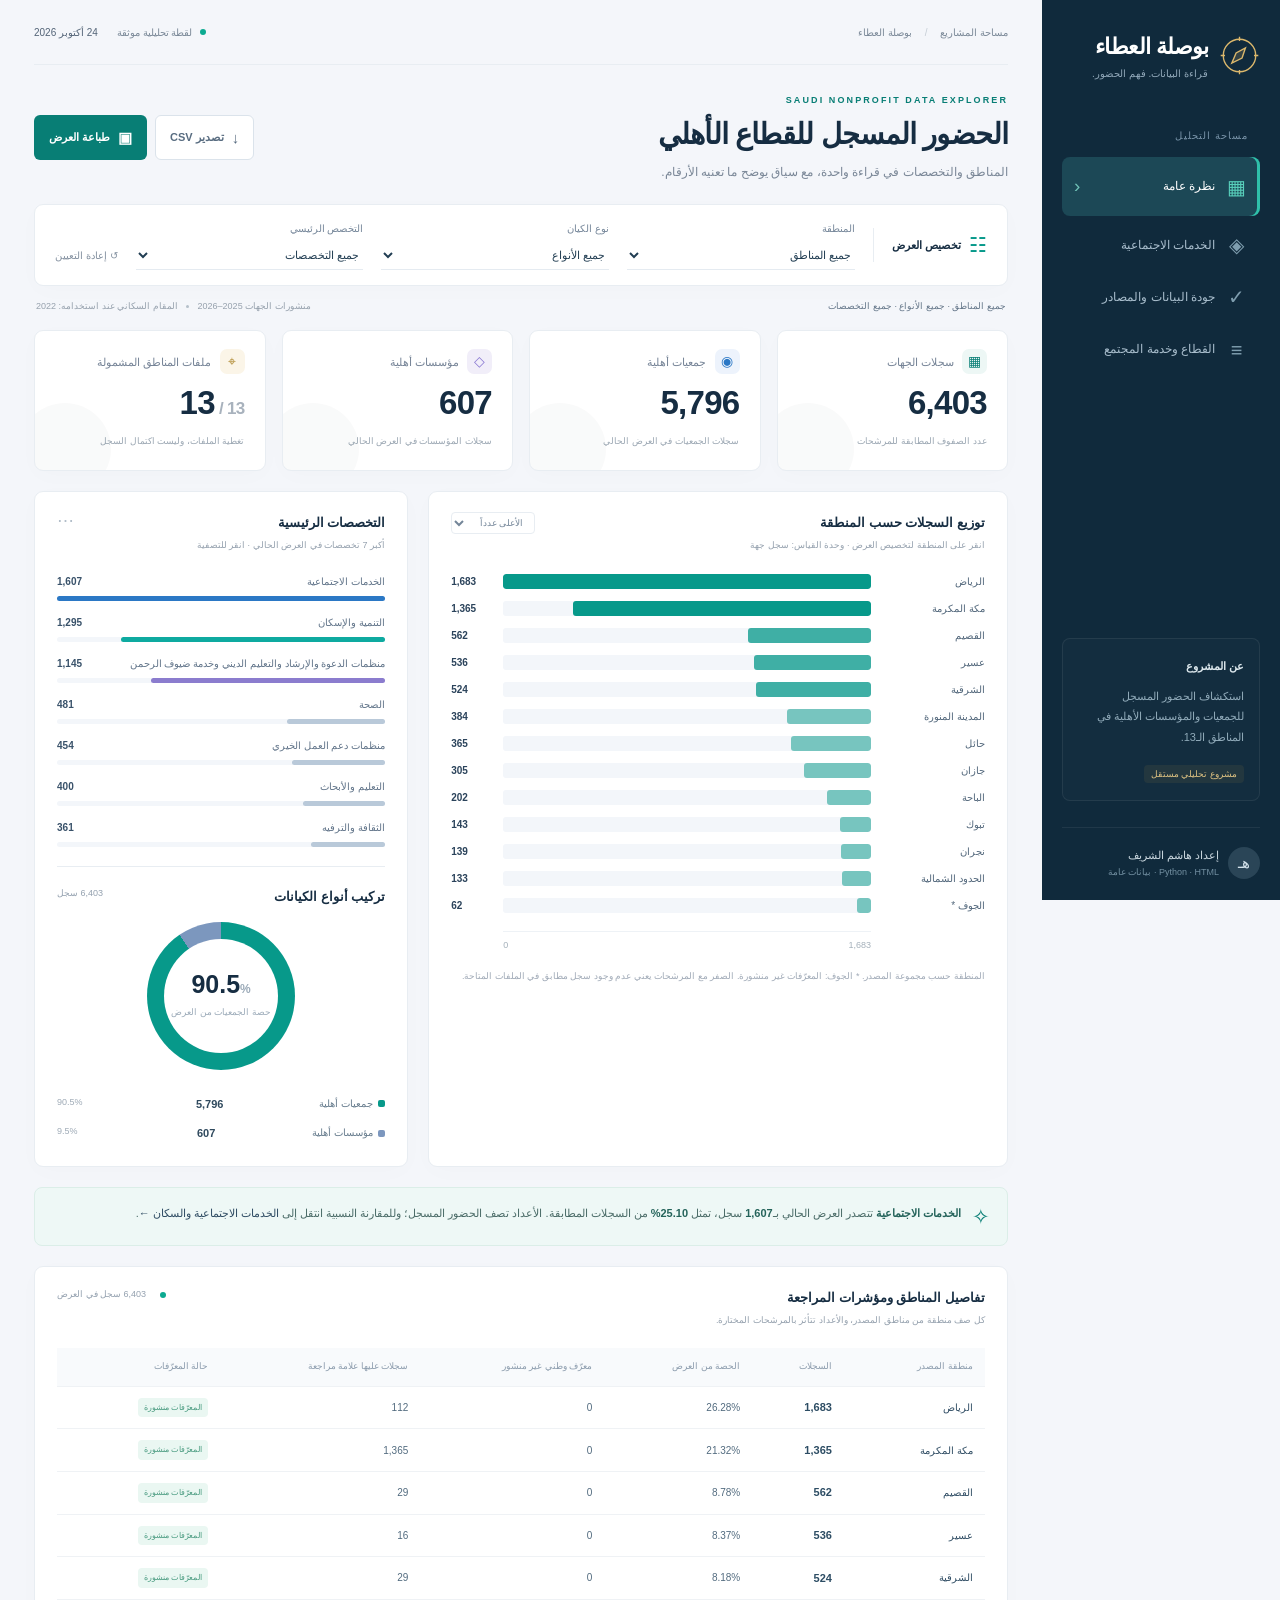
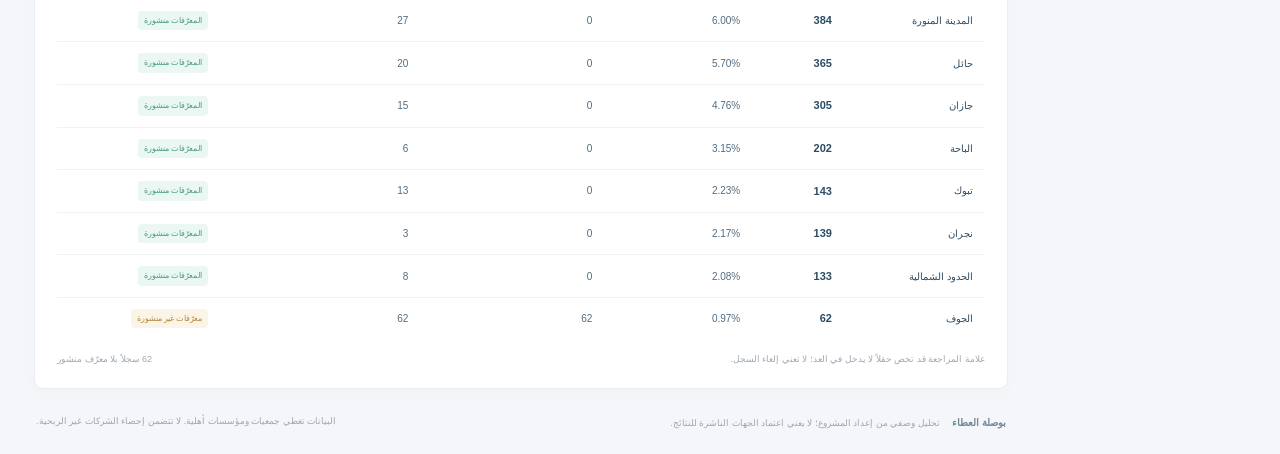
<file: docs/index.html>
<!doctype html>
<html lang="ar" dir="rtl">
<head>
  <meta charset="utf-8"><meta name="viewport" content="width=device-width,initial-scale=1">
  <meta name="description" content="بوصلة العطاء: لوحة عربية لاستكشاف سجلات الجمعيات والمؤسسات الأهلية ومقارنتها بسكان 2022 مع مصادر واضحة.">
  <title>بوصلة العطاء | لوحة التحليل</title>
  <link rel="stylesheet" href="assets/dashboard.css?v=e5e339a5d546">
</head>
<body>
<aside class="sidebar">
  <a class="brand" href="#overview" aria-label="بوصلة العطاء، النظرة العامة"><span class="brand-mark"><svg viewBox="0 0 48 48" aria-hidden="true"><circle cx="24" cy="24" r="19"/><path d="M31 15 27 27 15 33 20 21Z"/><path d="M24 2v5M24 41v5M2 24h5M41 24h5"/></svg></span><span><strong>بوصلة العطاء</strong><small>قراءة البيانات. فهم الحضور.</small></span></a>
  <div class="nav-label">مساحة التحليل</div>
  <nav aria-label="أقسام اللوحة">
    <button data-view="overview" class="nav-item active"><span class="nav-icon">▦</span> نظرة عامة <span class="nav-arrow">‹</span></button>
    <button data-view="focus" class="nav-item"><span class="nav-icon">◈</span> الخدمات الاجتماعية</button>
    <button data-view="quality" class="nav-item"><span class="nav-icon">✓</span> جودة البيانات والمصادر</button>
    <button data-view="article" class="nav-item"><span class="nav-icon">≡</span> القطاع وخدمة المجتمع</button>
  </nav>
  <div class="sidebar-note"><span class="mini-label">عن المشروع</span><p>استكشاف الحضور المسجل للجمعيات والمؤسسات الأهلية في المناطق الـ13.</p><span class="sidebar-tag">مشروع تحليلي مستقل</span></div>
  <div class="sidebar-footer"><span class="avatar">هـ</span><span>إعداد هاشم الشريف<small>Python · HTML · بيانات عامة</small></span></div>
</aside>
<main class="main">
  <header class="topbar"><span class="breadcrumb">مساحة المشاريع <span>/</span> بوصلة العطاء</span><span class="version"><span class="status-dot"></span> لقطة تحليلية موثقة <b>24 أكتوبر 2026</b></span></header>
  <section class="page-heading"><div><div class="eyebrow">SAUDI NONPROFIT DATA EXPLORER</div><h1 id="page-title">الحضور المسجل للقطاع الأهلي</h1><p id="page-description">المناطق والتخصصات في قراءة واحدة، مع سياق يوضح ما تعنيه الأرقام.</p></div><div class="actions"><button id="export-button" class="button secondary"><span>↓</span> تصدير CSV</button><button id="print-button" class="button primary"><span>▣</span> طباعة العرض</button></div></section>
  <section id="filters" class="filter-panel" aria-label="مرشحات التحليل"><div class="filter-heading"><span class="filter-symbol">☷</span><strong>تخصيص العرض</strong></div><label>المنطقة<select id="region-filter" aria-label="المنطقة"><option value="all">جميع المناطق</option></select></label><label>نوع الكيان<select id="type-filter" aria-label="نوع الكيان"><option value="all">جميع الأنواع</option></select></label><label>التخصص الرئيسي<select id="group-filter" aria-label="التخصص الرئيسي"><option value="all">جميع التخصصات</option></select></label><button id="reset-button" class="reset">↺ إعادة التعيين</button></section>
  <div class="scope-line"><div id="active-scope">جميع المناطق · جميع الأنواع · جميع التخصصات</div><span>منشورات الجهات 2025–2026 <i></i> المقام السكاني عند استخدامه: 2022</span></div>
  <div id="live-status" class="sr-only" aria-live="polite"></div>
  <section id="overview-view" class="view" aria-label="النظرة العامة"></section>
  <section id="focus-view" class="view" aria-label="مقارنة الخدمات الاجتماعية" hidden></section>
  <section id="quality-view" class="view" aria-label="جودة البيانات" hidden></section>
  <section id="article-view" class="view" aria-label="المقال" hidden></section>
  <footer class="footer"><div><strong>بوصلة العطاء</strong> <span>تحليل وصفي من إعداد المشروع؛ لا يعني اعتماد الجهات الناشرة للنتائج.</span></div><div>البيانات تغطي جمعيات ومؤسسات أهلية. لا تتضمن إحصاء الشركات غير الربحية.</div></footer>
</main>
<script src="assets/data.js?v=3f1158dc643f"></script><script src="assets/dashboard.js?v=763eb353e147"></script>
</body></html>
</file>
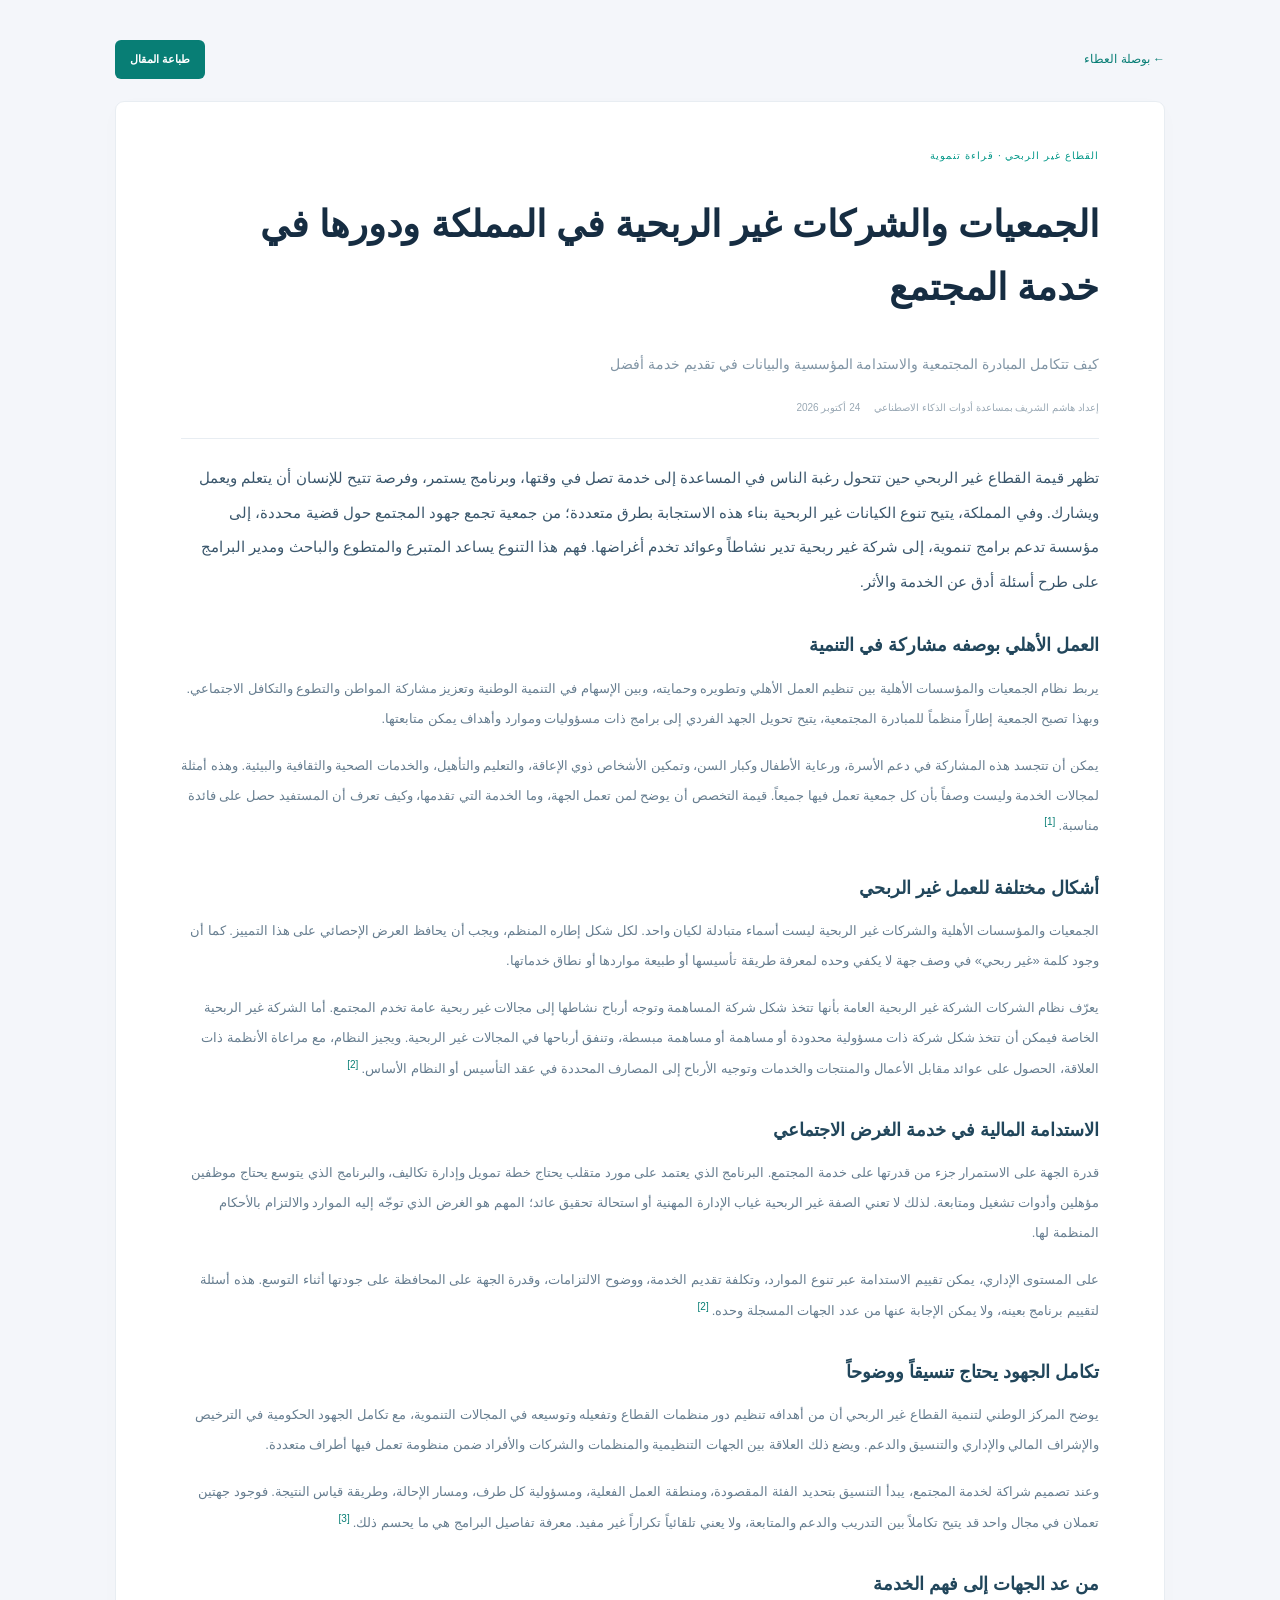
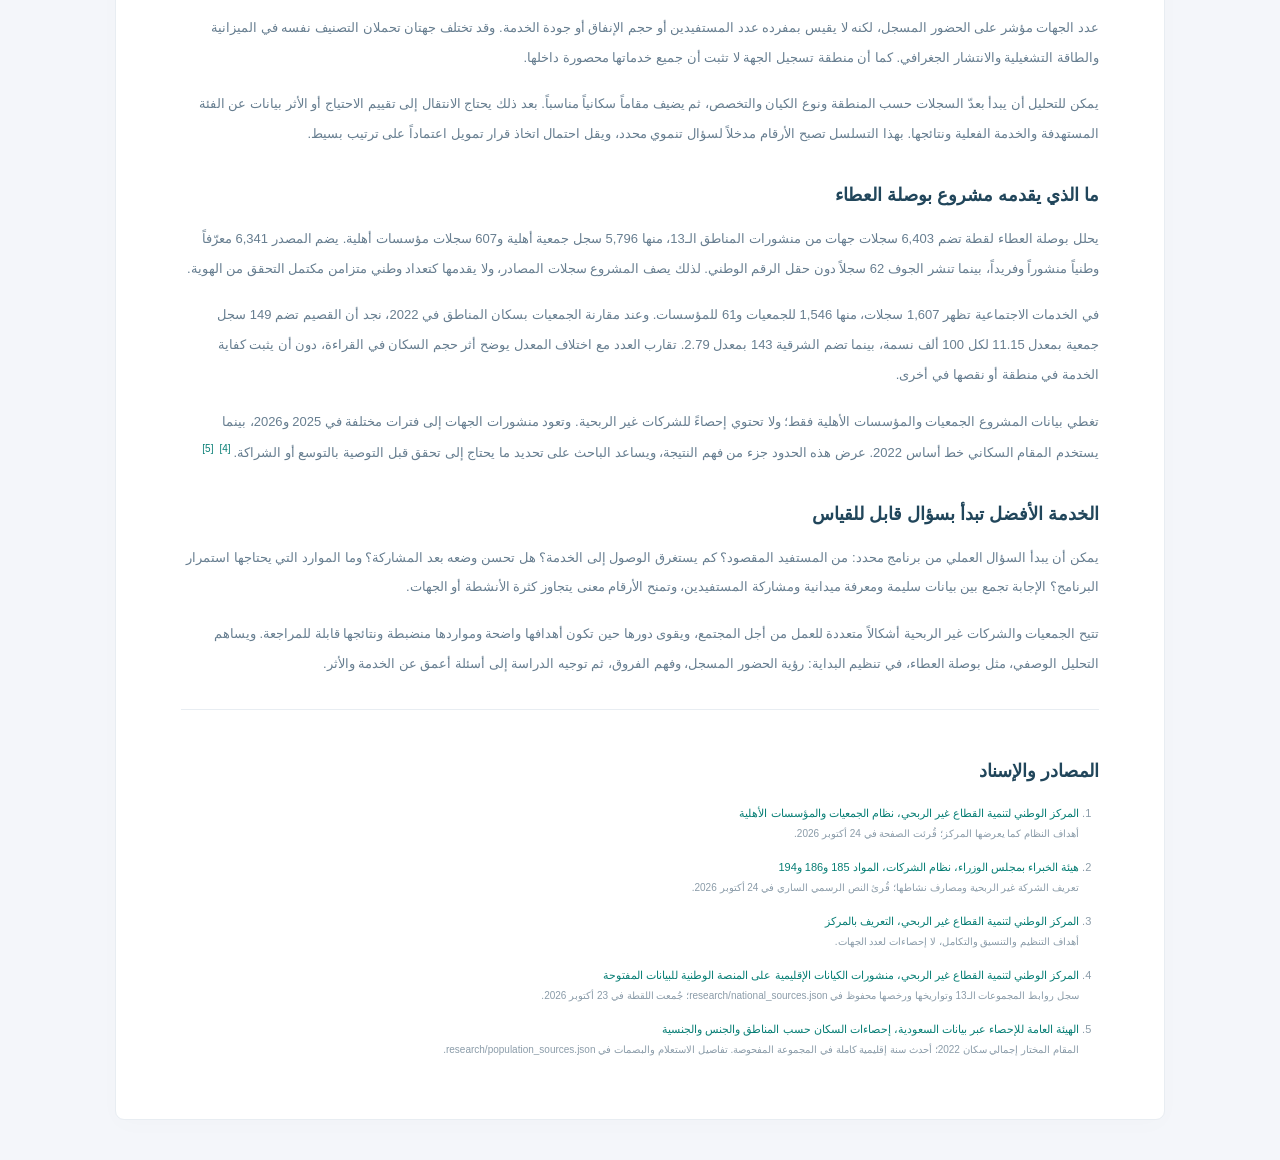
<file: docs/article.html>
<!doctype html><html lang="ar" dir="rtl"><head><meta charset="utf-8"><meta name="viewport" content="width=device-width,initial-scale=1"><title>الجمعيات والشركات غير الربحية في المملكة ودورها في خدمة المجتمع</title><link rel="stylesheet" href="assets/dashboard.css?v=e5e339a5d546"></head><body><main class="standalone-article"><div class="article-nav"><a href="index.html#article">← بوصلة العطاء</a><button class="button primary" onclick="window.print()">طباعة المقال</button></div><article class="panel article-card"><div class="article-category">القطاع غير الربحي · قراءة تنموية</div><h1 class="article-title">الجمعيات والشركات غير الربحية في المملكة ودورها في خدمة المجتمع</h1>
<div class="article-deck">كيف تتكامل المبادرة المجتمعية والاستدامة المؤسسية والبيانات في تقديم خدمة أفضل</div><div class="article-meta"><span>إعداد هاشم الشريف بمساعدة أدوات الذكاء الاصطناعي</span><span>24 أكتوبر 2026</span></div>
<p class="article-intro">تظهر قيمة القطاع غير الربحي حين تتحول رغبة الناس في المساعدة إلى خدمة تصل في وقتها، وبرنامج يستمر، وفرصة تتيح للإنسان أن يتعلم ويعمل ويشارك. وفي المملكة، يتيح تنوع الكيانات غير الربحية بناء هذه الاستجابة بطرق متعددة؛ من جمعية تجمع جهود المجتمع حول قضية محددة، إلى مؤسسة تدعم برامج تنموية، إلى شركة غير ربحية تدير نشاطاً وعوائد تخدم أغراضها. فهم هذا التنوع يساعد المتبرع والمتطوع والباحث ومدير البرامج على طرح أسئلة أدق عن الخدمة والأثر.</p>
<section id="section-0"><h3>العمل الأهلي بوصفه مشاركة في التنمية</h3>
<p>يربط نظام الجمعيات والمؤسسات الأهلية بين تنظيم العمل الأهلي وتطويره وحمايته، وبين الإسهام في التنمية الوطنية وتعزيز مشاركة المواطن والتطوع والتكافل الاجتماعي. وبهذا تصبح الجمعية إطاراً منظماً للمبادرة المجتمعية، يتيح تحويل الجهد الفردي إلى برامج ذات مسؤوليات وموارد وأهداف يمكن متابعتها.</p>
<p>يمكن أن تتجسد هذه المشاركة في دعم الأسرة، ورعاية الأطفال وكبار السن، وتمكين الأشخاص ذوي الإعاقة، والتعليم والتأهيل، والخدمات الصحية والثقافية والبيئية. وهذه أمثلة لمجالات الخدمة وليست وصفاً بأن كل جمعية تعمل فيها جميعاً. قيمة التخصص أن يوضح لمن تعمل الجهة، وما الخدمة التي تقدمها، وكيف تعرف أن المستفيد حصل على فائدة مناسبة.<a class="article-ref" href="#source-1">[1]</a></p>
</section>
<section id="section-1"><h3>أشكال مختلفة للعمل غير الربحي</h3>
<p>الجمعيات والمؤسسات الأهلية والشركات غير الربحية ليست أسماء متبادلة لكيان واحد. لكل شكل إطاره المنظم، ويجب أن يحافظ العرض الإحصائي على هذا التمييز. كما أن وجود كلمة «غير ربحي» في وصف جهة لا يكفي وحده لمعرفة طريقة تأسيسها أو طبيعة مواردها أو نطاق خدماتها.</p>
<p>يعرّف نظام الشركات الشركة غير الربحية العامة بأنها تتخذ شكل شركة المساهمة وتوجه أرباح نشاطها إلى مجالات غير ربحية عامة تخدم المجتمع. أما الشركة غير الربحية الخاصة فيمكن أن تتخذ شكل شركة ذات مسؤولية محدودة أو مساهمة أو مساهمة مبسطة، وتنفق أرباحها في المجالات غير الربحية. ويجيز النظام، مع مراعاة الأنظمة ذات العلاقة، الحصول على عوائد مقابل الأعمال والمنتجات والخدمات وتوجيه الأرباح إلى المصارف المحددة في عقد التأسيس أو النظام الأساس.<a class="article-ref" href="#source-2">[2]</a></p>
</section>
<section id="section-2"><h3>الاستدامة المالية في خدمة الغرض الاجتماعي</h3>
<p>قدرة الجهة على الاستمرار جزء من قدرتها على خدمة المجتمع. البرنامج الذي يعتمد على مورد متقلب يحتاج خطة تمويل وإدارة تكاليف، والبرنامج الذي يتوسع يحتاج موظفين مؤهلين وأدوات تشغيل ومتابعة. لذلك لا تعني الصفة غير الربحية غياب الإدارة المهنية أو استحالة تحقيق عائد؛ المهم هو الغرض الذي توجّه إليه الموارد والالتزام بالأحكام المنظمة لها.</p>
<p>على المستوى الإداري، يمكن تقييم الاستدامة عبر تنوع الموارد، وتكلفة تقديم الخدمة، ووضوح الالتزامات، وقدرة الجهة على المحافظة على جودتها أثناء التوسع. هذه أسئلة لتقييم برنامج بعينه، ولا يمكن الإجابة عنها من عدد الجهات المسجلة وحده.<a class="article-ref" href="#source-2">[2]</a></p>
</section>
<section id="section-3"><h3>تكامل الجهود يحتاج تنسيقاً ووضوحاً</h3>
<p>يوضح المركز الوطني لتنمية القطاع غير الربحي أن من أهدافه تنظيم دور منظمات القطاع وتفعيله وتوسيعه في المجالات التنموية، مع تكامل الجهود الحكومية في الترخيص والإشراف المالي والإداري والتنسيق والدعم. ويضع ذلك العلاقة بين الجهات التنظيمية والمنظمات والشركات والأفراد ضمن منظومة تعمل فيها أطراف متعددة.</p>
<p>وعند تصميم شراكة لخدمة المجتمع، يبدأ التنسيق بتحديد الفئة المقصودة، ومنطقة العمل الفعلية، ومسؤولية كل طرف، ومسار الإحالة، وطريقة قياس النتيجة. فوجود جهتين تعملان في مجال واحد قد يتيح تكاملاً بين التدريب والدعم والمتابعة، ولا يعني تلقائياً تكراراً غير مفيد. معرفة تفاصيل البرامج هي ما يحسم ذلك.<a class="article-ref" href="#source-3">[3]</a></p>
</section>
<section id="section-4"><h3>من عد الجهات إلى فهم الخدمة</h3>
<p>عدد الجهات مؤشر على الحضور المسجل، لكنه لا يقيس بمفرده عدد المستفيدين أو حجم الإنفاق أو جودة الخدمة. وقد تختلف جهتان تحملان التصنيف نفسه في الميزانية والطاقة التشغيلية والانتشار الجغرافي. كما أن منطقة تسجيل الجهة لا تثبت أن جميع خدماتها محصورة داخلها.</p>
<p>يمكن للتحليل أن يبدأ بعدّ السجلات حسب المنطقة ونوع الكيان والتخصص، ثم يضيف مقاماً سكانياً مناسباً. بعد ذلك يحتاج الانتقال إلى تقييم الاحتياج أو الأثر بيانات عن الفئة المستهدفة والخدمة الفعلية ونتائجها. بهذا التسلسل تصبح الأرقام مدخلاً لسؤال تنموي محدد، ويقل احتمال اتخاذ قرار تمويل اعتماداً على ترتيب بسيط.</p>
</section>
<section id="section-5"><h3>ما الذي يقدمه مشروع بوصلة العطاء</h3>
<p>يحلل بوصلة العطاء لقطة تضم 6,403 سجلات جهات من منشورات المناطق الـ13، منها 5,796 سجل جمعية أهلية و607 سجلات مؤسسات أهلية. يضم المصدر 6,341 معرّفاً وطنياً منشوراً وفريداً، بينما تنشر الجوف 62 سجلاً دون حقل الرقم الوطني. لذلك يصف المشروع سجلات المصادر، ولا يقدمها كتعداد وطني متزامن مكتمل التحقق من الهوية.</p>
<p>في الخدمات الاجتماعية تظهر 1,607 سجلات، منها 1,546 للجمعيات و61 للمؤسسات. وعند مقارنة الجمعيات بسكان المناطق في 2022، نجد أن القصيم تضم 149 سجل جمعية بمعدل 11.15 لكل 100 ألف نسمة، بينما تضم الشرقية 143 بمعدل 2.79. تقارب العدد مع اختلاف المعدل يوضح أثر حجم السكان في القراءة، دون أن يثبت كفاية الخدمة في منطقة أو نقصها في أخرى.</p>
<p>تغطي بيانات المشروع الجمعيات والمؤسسات الأهلية فقط؛ ولا تحتوي إحصاءً للشركات غير الربحية. وتعود منشورات الجهات إلى فترات مختلفة في 2025 و2026، بينما يستخدم المقام السكاني خط أساس 2022. عرض هذه الحدود جزء من فهم النتيجة، ويساعد الباحث على تحديد ما يحتاج إلى تحقق قبل التوصية بالتوسع أو الشراكة.<a class="article-ref" href="#source-4">[4]</a><a class="article-ref" href="#source-5">[5]</a></p>
</section>
<section id="section-6"><h3>الخدمة الأفضل تبدأ بسؤال قابل للقياس</h3>
<p>يمكن أن يبدأ السؤال العملي من برنامج محدد: من المستفيد المقصود؟ كم يستغرق الوصول إلى الخدمة؟ هل تحسن وضعه بعد المشاركة؟ وما الموارد التي يحتاجها استمرار البرنامج؟ الإجابة تجمع بين بيانات سليمة ومعرفة ميدانية ومشاركة المستفيدين، وتمنح الأرقام معنى يتجاوز كثرة الأنشطة أو الجهات.</p>
<p>تتيح الجمعيات والشركات غير الربحية أشكالاً متعددة للعمل من أجل المجتمع، ويقوى دورها حين تكون أهدافها واضحة ومواردها منضبطة ونتائجها قابلة للمراجعة. ويساهم التحليل الوصفي، مثل بوصلة العطاء، في تنظيم البداية: رؤية الحضور المسجل، وفهم الفروق، ثم توجيه الدراسة إلى أسئلة أعمق عن الخدمة والأثر.</p>
</section>
<div class="article-sources"><h3>المصادر والإسناد</h3><ol>
<li id="source-1"><a href="https://ncnp.gov.sa/ar/organization-functions/نظام-الجمعيات-والمؤسسات-الأهلية" target="_blank" rel="noopener">المركز الوطني لتنمية القطاع غير الربحي، نظام الجمعيات والمؤسسات الأهلية</a><small>أهداف النظام كما يعرضها المركز؛ قُرئت الصفحة في 24 أكتوبر 2026.</small></li>
<li id="source-2"><a href="https://laws.boe.gov.sa/BoeLaws/Laws/LawDetails/a8376aea-1bc3-49d4-9027-aed900b555af/1" target="_blank" rel="noopener">هيئة الخبراء بمجلس الوزراء، نظام الشركات، المواد 185 و186 و194</a><small>تعريف الشركة غير الربحية ومصارف نشاطها؛ قُرئ النص الرسمي الساري في 24 أكتوبر 2026.</small></li>
<li id="source-3"><a href="https://ncnp.gov.sa/ar/about" target="_blank" rel="noopener">المركز الوطني لتنمية القطاع غير الربحي، التعريف بالمركز</a><small>أهداف التنظيم والتنسيق والتكامل، لا إحصاءات لعدد الجهات.</small></li>
<li id="source-4"><a href="https://open.data.gov.sa/" target="_blank" rel="noopener">المركز الوطني لتنمية القطاع غير الربحي، منشورات الكيانات الإقليمية على المنصة الوطنية للبيانات المفتوحة</a><small>سجل روابط المجموعات الـ13 وتواريخها ورخصها محفوظ في research/national_sources.json؛ جُمعت اللقطة في 23 أكتوبر 2026.</small></li>
<li id="source-5"><a href="https://datasaudi.sa/ar/data-explorer?cube=gastat_population_province_sex_nationality" target="_blank" rel="noopener">الهيئة العامة للإحصاء عبر بيانات السعودية، إحصاءات السكان حسب المناطق والجنس والجنسية</a><small>المقام المختار إجمالي سكان 2022؛ أحدث سنة إقليمية كاملة في المجموعة المفحوصة. تفاصيل الاستعلام والبصمات في research/population_sources.json.</small></li>
</ol></div></article></main></body></html>
</file>
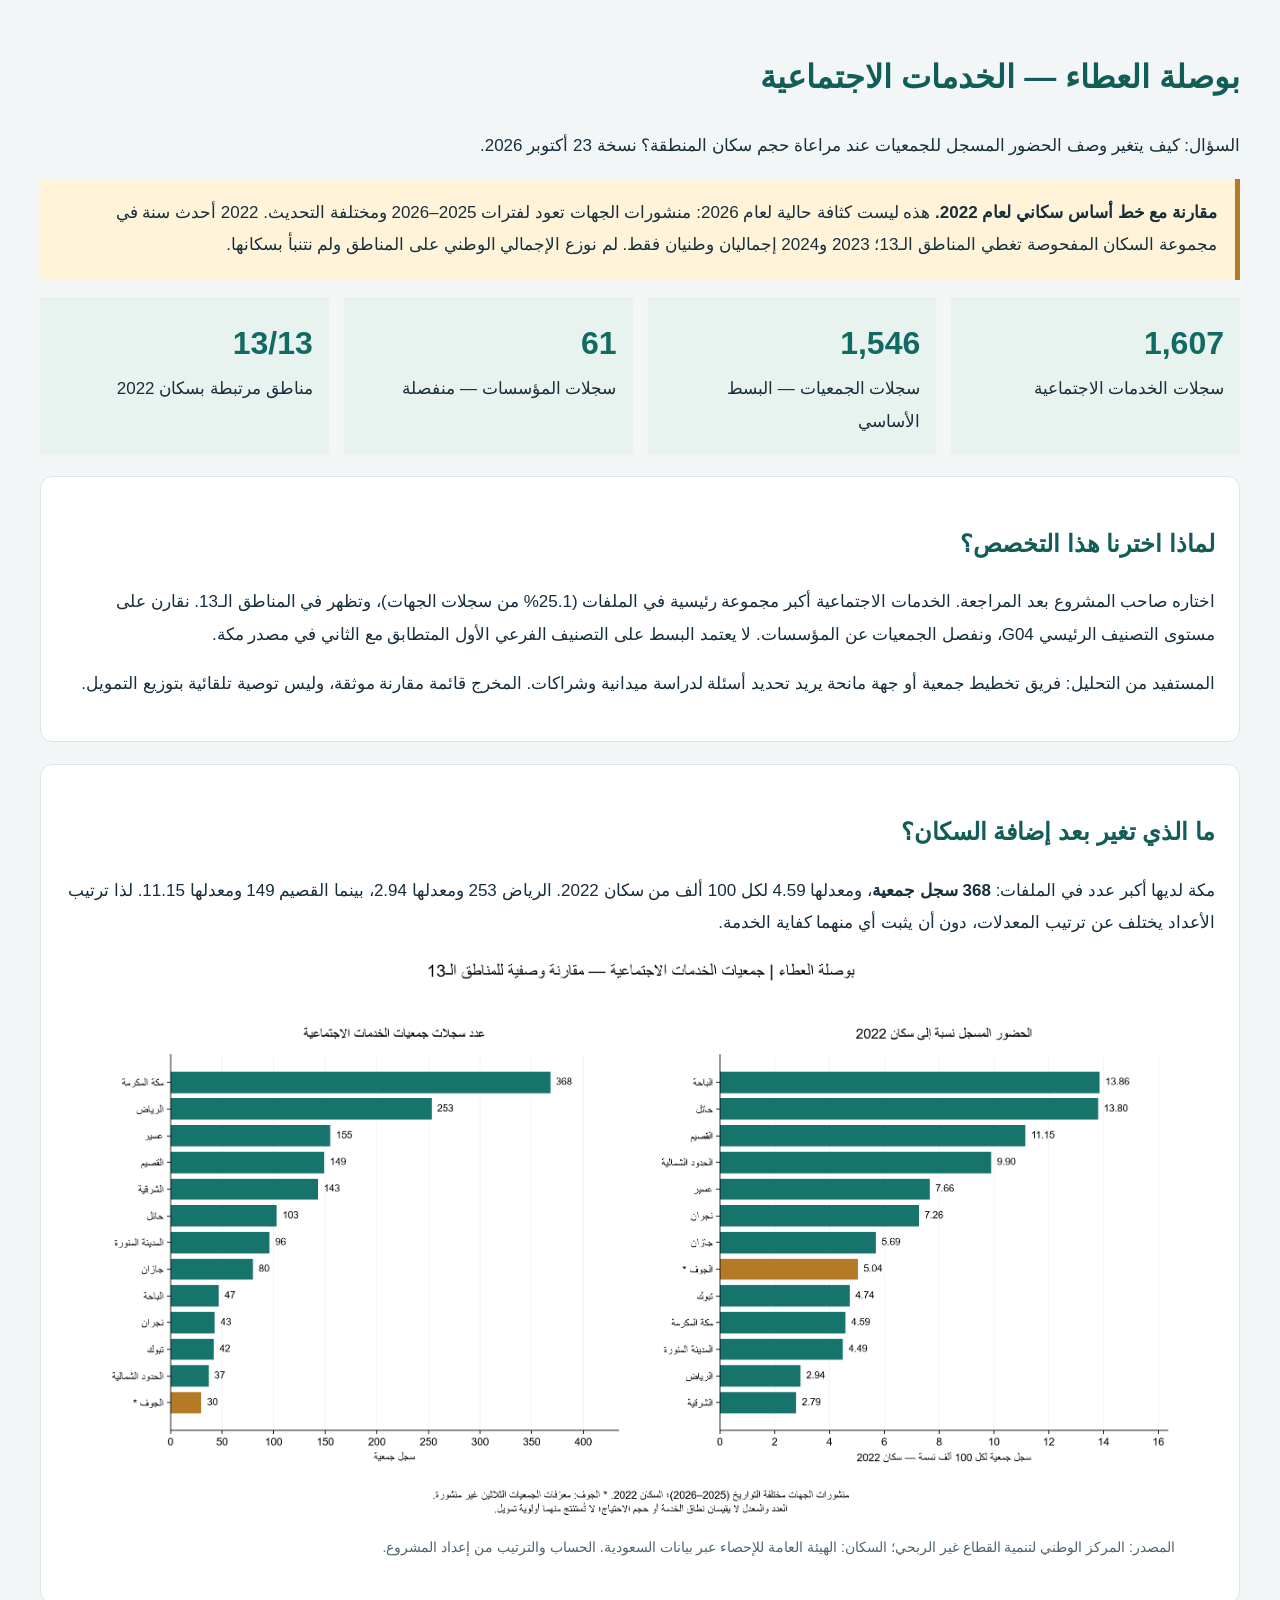
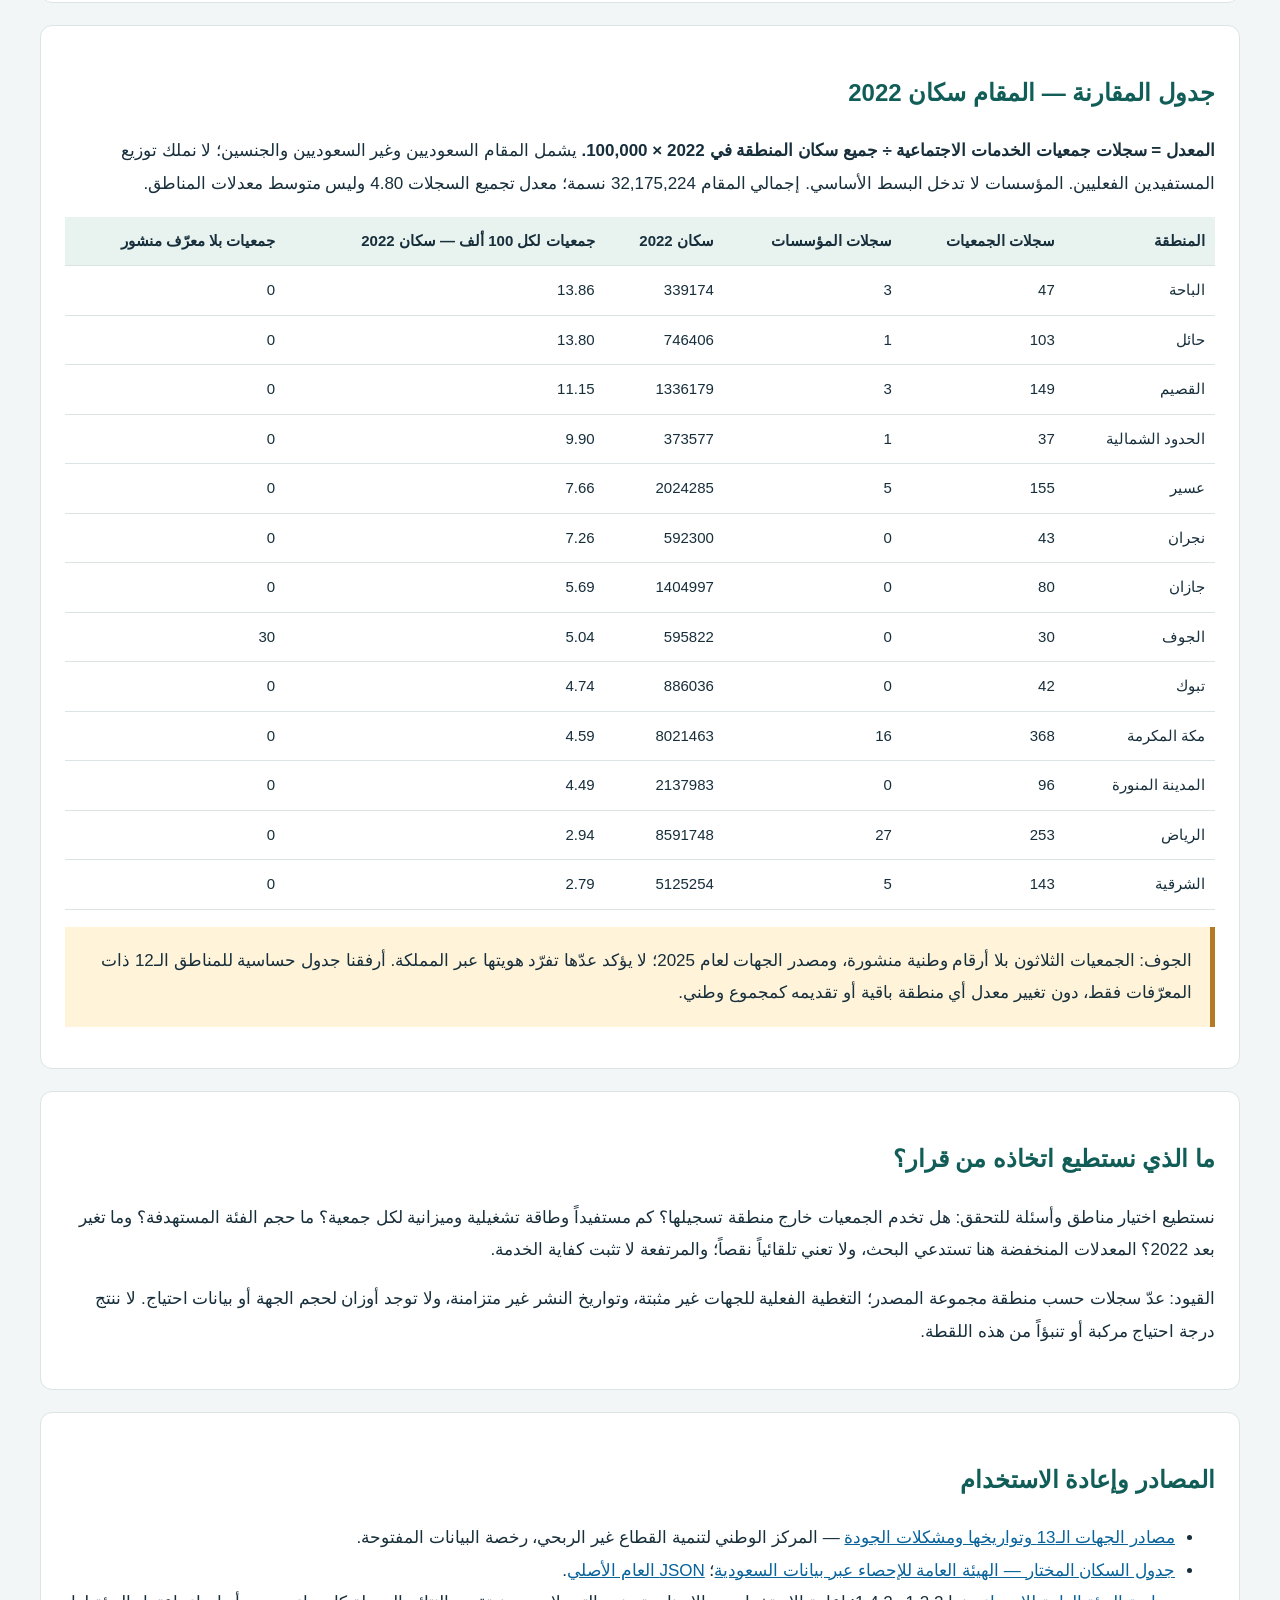
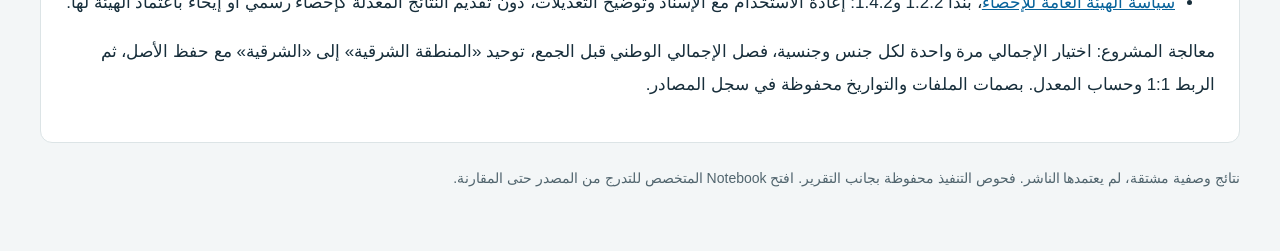
<file: outputs/national/focus/social_services_and_population.html>
<!doctype html><html lang="ar" dir="rtl"><head><meta charset="utf-8"><meta name="viewport" content="width=device-width,initial-scale=1"><title>بوصلة العطاء — الخدمات الاجتماعية والسكان</title><style>
body{margin:0;background:#f3f6f7;color:#172e3b;font:17px/1.9 Arial,sans-serif}main{max-width:1200px;margin:auto;padding:26px 24px 60px}section{background:white;border:1px solid #dce4e6;border-radius:12px;padding:24px;margin:22px 0}h1,h2{color:#115d57}h1{font-size:32px}h2{font-size:24px}.notice{background:#fff3d9;border-right:5px solid #b47a25;padding:18px}.cards{display:flex;flex-wrap:wrap;gap:15px}.card{background:#e8f2ef;padding:16px;flex:1;min-width:170px}.number{display:block;font-size:32px;font-weight:bold;color:#126b63}.scroll{overflow:auto}table{border-collapse:collapse;width:100%;font-size:15px}th,td{padding:10px;border-bottom:1px solid #dbe4e5;text-align:right}th{background:#e8f2ef}img{width:100%;height:auto}a{color:#08639b;overflow-wrap:anywhere}code{direction:ltr;unicode-bidi:embed}footer,figcaption{font-size:14px;color:#51656e}</style></head><body><main>
<h1>بوصلة العطاء — الخدمات الاجتماعية</h1><p>السؤال: كيف يتغير وصف الحضور المسجل للجمعيات عند مراعاة حجم سكان المنطقة؟ نسخة 23 أكتوبر 2026.</p>
<p class="notice"><strong>مقارنة مع خط أساس سكاني لعام 2022.</strong> هذه ليست كثافة حالية لعام 2026: منشورات الجهات تعود لفترات 2025–2026 ومختلفة التحديث. 2022 أحدث سنة في مجموعة السكان المفحوصة تغطي المناطق الـ13؛ 2023 و2024 إجماليان وطنيان فقط. لم نوزع الإجمالي الوطني على المناطق ولم نتنبأ بسكانها.</p>
<div class="cards"><div class="card"><span class="number">1,607</span>سجلات الخدمات الاجتماعية</div><div class="card"><span class="number">1,546</span>سجلات الجمعيات — البسط الأساسي</div><div class="card"><span class="number">61</span>سجلات المؤسسات — منفصلة</div><div class="card"><span class="number">13/13</span>مناطق مرتبطة بسكان 2022</div></div>
<section><h2>لماذا اخترنا هذا التخصص؟</h2><p>اختاره صاحب المشروع بعد المراجعة. الخدمات الاجتماعية أكبر مجموعة رئيسية في الملفات (25.1% من سجلات الجهات)، وتظهر في المناطق الـ13. نقارن على مستوى التصنيف الرئيسي G04، ونفصل الجمعيات عن المؤسسات. لا يعتمد البسط على التصنيف الفرعي الأول المتطابق مع الثاني في مصدر مكة.</p><p>المستفيد من التحليل: فريق تخطيط جمعية أو جهة مانحة يريد تحديد أسئلة لدراسة ميدانية وشراكات. المخرج قائمة مقارنة موثقة، وليس توصية تلقائية بتوزيع التمويل.</p></section>
<section><h2>ما الذي تغير بعد إضافة السكان؟</h2><p>مكة لديها أكبر عدد في الملفات: <strong>368 سجل جمعية</strong>، ومعدلها 4.59 لكل 100 ألف من سكان 2022. الرياض 253 ومعدلها 2.94، بينما القصيم 149 ومعدلها 11.15. لذا ترتيب الأعداد يختلف عن ترتيب المعدلات، دون أن يثبت أي منهما كفاية الخدمة.</p>
<figure><img src="[data-uri]" alt="مقارنة عدد سجلات جمعيات الخدمات الاجتماعية ومعدلها لكل مئة ألف من سكان 2022"><figcaption>المصدر: المركز الوطني لتنمية القطاع غير الربحي؛ السكان: الهيئة العامة للإحصاء عبر بيانات السعودية. الحساب والترتيب من إعداد المشروع.</figcaption></figure></section>
<section><h2>جدول المقارنة — المقام سكان 2022</h2><p><strong>المعدل = سجلات جمعيات الخدمات الاجتماعية ÷ جميع سكان المنطقة في 2022 × 100,000.</strong> يشمل المقام السعوديين وغير السعوديين والجنسين؛ لا نملك توزيع المستفيدين الفعليين. المؤسسات لا تدخل البسط الأساسي. إجمالي المقام 32,175,224 نسمة؛ معدل تجميع السجلات 4.80 وليس متوسط معدلات المناطق.</p><div class="scroll"><table class="dataframe">
  <thead>
    <tr style="text-align: right;">
      <th>المنطقة</th>
      <th>سجلات الجمعيات</th>
      <th>سجلات المؤسسات</th>
      <th>سكان 2022</th>
      <th>جمعيات لكل 100 ألف — سكان 2022</th>
      <th>جمعيات بلا معرّف منشور</th>
    </tr>
  </thead>
  <tbody>
    <tr>
      <td>الباحة</td>
      <td>47</td>
      <td>3</td>
      <td>339174</td>
      <td>13.86</td>
      <td>0</td>
    </tr>
    <tr>
      <td>حائل</td>
      <td>103</td>
      <td>1</td>
      <td>746406</td>
      <td>13.80</td>
      <td>0</td>
    </tr>
    <tr>
      <td>القصيم</td>
      <td>149</td>
      <td>3</td>
      <td>1336179</td>
      <td>11.15</td>
      <td>0</td>
    </tr>
    <tr>
      <td>الحدود الشمالية</td>
      <td>37</td>
      <td>1</td>
      <td>373577</td>
      <td>9.90</td>
      <td>0</td>
    </tr>
    <tr>
      <td>عسير</td>
      <td>155</td>
      <td>5</td>
      <td>2024285</td>
      <td>7.66</td>
      <td>0</td>
    </tr>
    <tr>
      <td>نجران</td>
      <td>43</td>
      <td>0</td>
      <td>592300</td>
      <td>7.26</td>
      <td>0</td>
    </tr>
    <tr>
      <td>جازان</td>
      <td>80</td>
      <td>0</td>
      <td>1404997</td>
      <td>5.69</td>
      <td>0</td>
    </tr>
    <tr>
      <td>الجوف</td>
      <td>30</td>
      <td>0</td>
      <td>595822</td>
      <td>5.04</td>
      <td>30</td>
    </tr>
    <tr>
      <td>تبوك</td>
      <td>42</td>
      <td>0</td>
      <td>886036</td>
      <td>4.74</td>
      <td>0</td>
    </tr>
    <tr>
      <td>مكة المكرمة</td>
      <td>368</td>
      <td>16</td>
      <td>8021463</td>
      <td>4.59</td>
      <td>0</td>
    </tr>
    <tr>
      <td>المدينة المنورة</td>
      <td>96</td>
      <td>0</td>
      <td>2137983</td>
      <td>4.49</td>
      <td>0</td>
    </tr>
    <tr>
      <td>الرياض</td>
      <td>253</td>
      <td>27</td>
      <td>8591748</td>
      <td>2.94</td>
      <td>0</td>
    </tr>
    <tr>
      <td>الشرقية</td>
      <td>143</td>
      <td>5</td>
      <td>5125254</td>
      <td>2.79</td>
      <td>0</td>
    </tr>
  </tbody>
</table></div><p class="notice">الجوف: الجمعيات الثلاثون بلا أرقام وطنية منشورة، ومصدر الجهات لعام 2025؛ لا يؤكد عدّها تفرّد هويتها عبر المملكة. أرفقنا جدول حساسية للمناطق الـ12 ذات المعرّفات فقط، دون تغيير معدل أي منطقة باقية أو تقديمه كمجموع وطني.</p></section>
<section><h2>ما الذي نستطيع اتخاذه من قرار؟</h2><p>نستطيع اختيار مناطق وأسئلة للتحقق: هل تخدم الجمعيات خارج منطقة تسجيلها؟ كم مستفيداً وطاقة تشغيلية وميزانية لكل جمعية؟ ما حجم الفئة المستهدفة؟ وما تغير بعد 2022؟ المعدلات المنخفضة هنا تستدعي البحث، ولا تعني تلقائياً نقصاً؛ والمرتفعة لا تثبت كفاية الخدمة.</p><p>القيود: عدّ سجلات حسب منطقة مجموعة المصدر؛ التغطية الفعلية للجهات غير مثبتة، وتواريخ النشر غير متزامنة، ولا توجد أوزان لحجم الجهة أو بيانات احتياج. لا ننتج درجة احتياج مركبة أو تنبؤاً من هذه اللقطة.</p></section>
<section><h2>المصادر وإعادة الاستخدام</h2><ul><li><a href="../coverage_and_results.html">مصادر الجهات الـ13 وتواريخها ومشكلات الجودة</a> — المركز الوطني لتنمية القطاع غير الربحي، رخصة البيانات المفتوحة.</li><li><a href="https://datasaudi.sa/ar/data-explorer?cube=gastat_population_province_sex_nationality&amp;locale=ar&amp;drilldowns=Province%2CSex%2CYear%2CNationality&amp;measures=Population&amp;include=Sex%3A3%3BYear%3A2022%3BNationality%3A3&amp;limit=100%2C0&amp;panel=table">جدول السكان المختار — الهيئة العامة للإحصاء عبر بيانات السعودية</a>؛ <a href="https://api.datasaudi.sa/tesseract/data.jsonrecords?cube=gastat_population_province_sex_nationality&amp;locale=ar&amp;drilldowns=Province%2CSex%2CYear%2CNationality&amp;measures=Population&amp;include=Sex%3A3%3BYear%3A2022%3BNationality%3A3&amp;limit=100%2C0">JSON العام الأصلي</a>.</li><li><a href="https://www.stats.gov.sa/ar/use-policy">سياسة الهيئة العامة للإحصاء</a>، بندا 1.2.2 و1.4.2: إعادة الاستخدام مع الإسناد وتوضيح التعديلات، دون تقديم النتائج المعدلة كإحصاء رسمي أو إيحاء باعتماد الهيئة لها.</li></ul><p>معالجة المشروع: اختيار الإجمالي مرة واحدة لكل جنس وجنسية، فصل الإجمالي الوطني قبل الجمع، توحيد «المنطقة الشرقية» إلى «الشرقية» مع حفظ الأصل، ثم الربط 1:1 وحساب المعدل. بصمات الملفات والتواريخ محفوظة في سجل المصادر.</p></section>
<footer>نتائج وصفية مشتقة، لم يعتمدها الناشر. فحوص التنفيذ محفوظة بجانب التقرير. افتح Notebook المتخصص للتدرج من المصدر حتى المقارنة.</footer></main></body></html>
</file>
<file: docs/assets/dashboard.css>
:root{--ink:#162d42;--muted:#7b8998;--navy:#102a3c;--teal:#07998a;--teal-dark:#087e75;--blue:#2b78c5;--purple:#8775d1;--gold:#d9a844;--line:#e8edf2;--bg:#f4f6fa;--shadow:0 5px 24px #17303e04}
*{box-sizing:border-box}body{margin:0;background:var(--bg);color:var(--ink);font:14px/1.7 "Segoe UI",Tahoma,Arial,sans-serif}button,select{font:inherit}button,a,select{touch-action:manipulation}button{cursor:pointer}a{color:var(--teal-dark);text-decoration:none}a:hover{text-decoration:underline}button:focus-visible,a:focus-visible,select:focus-visible{outline:3px solid #d9a844;outline-offset:3px}button:disabled,select:disabled{cursor:default}button:disabled{opacity:.5}.sidebar{position:fixed;right:0;top:0;bottom:0;width:238px;padding:28px 20px 20px;background:var(--navy);color:#fff;display:flex;flex-direction:column;z-index:5}.brand{color:#fff;display:flex;align-items:center;gap:11px;white-space:nowrap}.brand:hover{text-decoration:none}.brand strong{font-size:22px;font-weight:700;letter-spacing:-.6px}.brand small{display:block;color:#91a8b9;font-size:10px;letter-spacing:0}.brand-mark{width:41px;height:41px;display:inline-flex;flex:none;color:#dcb86c}.brand-mark svg{fill:none;stroke:currentColor;stroke-width:1.6;width:100%;height:100%}.brand-mark svg path:nth-child(2){fill:#dcb86c;fill-opacity:.18}.nav-label{font-size:10px;color:#7792a7;letter-spacing:1px;margin:45px 12px 13px}.sidebar nav{display:grid;gap:6px}.nav-item{border:0;background:transparent;color:#a9becd;border-radius:8px;display:flex;align-items:center;gap:10px;padding:13px 12px;text-align:right;font-size:12px;white-space:nowrap;transition:background .15s}.nav-item:hover{background:#ffffff0b}.nav-item.active{color:#fff;background:#1c4856;box-shadow:inset -3px 0 #2fc0aa}.nav-icon{font-size:20px;width:23px;line-height:1;text-align:center;color:#7f9eaf}.nav-item.active .nav-icon{color:#58cfbb}.nav-arrow{margin-right:auto;font-size:19px;color:#70c3b8}.sidebar-note{border:1px solid #ffffff12;border-radius:8px;padding:15px;margin-top:auto;background:#ffffff04}.sidebar-note p{color:#91abba;font-size:11px;line-height:1.9;margin:8px 0 13px}.mini-label{color:#dde8ed;font-size:11px;font-weight:600}.sidebar-tag{font-size:9px;border-radius:4px;padding:4px 7px;background:#d9a84415;color:#dec282}.sidebar-footer{display:flex;gap:9px;align-items:center;margin-top:26px;border-top:1px solid #ffffff11;padding-top:18px;font-size:11px;color:#cbd8e0}.sidebar-footer small{display:block;color:#7390a2;font-size:9px}.avatar{display:flex;align-items:center;justify-content:center;width:32px;height:32px;border-radius:50%;background:#2a4557;color:#d4e2eb;font-size:15px}.main{margin-right:238px;padding:0 34px 18px;max-width:1900px}.topbar{display:flex;justify-content:space-between;align-items:center;min-height:65px;border-bottom:1px solid var(--line);gap:20px;font-size:10px;color:var(--muted)}.breadcrumb span{margin:0 10px;color:#c5cdd5}.version{display:flex;align-items:center;gap:7px}.version b{font-weight:500;margin-right:12px;color:#536477}.status-dot{width:6px;height:6px;border-radius:50%;background:#0caa91;display:inline-block}.page-heading{display:flex;align-items:center;justify-content:space-between;gap:20px;padding:28px 0 22px}.eyebrow{font-size:9px;letter-spacing:2.1px;color:var(--teal-dark);direction:ltr;text-align:right;font-weight:700}.page-heading h1{font-size:29px;line-height:1.5;margin:5px 0 5px;letter-spacing:-.9px;font-weight:700}.page-heading p{font-size:12px;color:#7a8797;margin:0}.actions{display:flex;gap:8px;flex:none}.button{padding:9px 14px;border-radius:6px;font-weight:600;font-size:11px;border:1px solid transparent;display:inline-flex;align-items:center;justify-content:center;gap:8px;min-height:36px}.button span{font-size:15px}.button.primary{background:var(--teal-dark);color:#fff}.button.primary:hover{background:#09695f}.button.secondary{border-color:#dbe3eb;background:#fff;color:#586c80}.button.secondary:hover{background:#fafcfe}.filter-panel{display:flex;align-items:center;gap:18px;padding:15px 20px;background:#fff;border:1px solid var(--line);border-radius:9px;box-shadow:var(--shadow)}.filter-heading{display:flex;align-items:center;gap:8px;padding-left:18px;border-left:1px solid var(--line);font-size:11px;flex:none}.filter-symbol{font-size:20px;color:var(--teal)}.filter-panel label{font-size:10px;color:#76879a;display:flex;flex-direction:column;gap:3px;flex:1;min-width:0}.filter-panel select{height:30px;color:#223e53;border:0;border-bottom:1px solid #e5ebf1;background:#fff;font-size:11px;width:100%;padding:0 0 0 20px}.filter-panel select:disabled{color:#526a7d;background:#f7f9fb}.reset{border:0;background:transparent;color:#8491a0;font-size:10px;white-space:nowrap;align-self:flex-end;padding:6px 0}.reset:hover{color:var(--teal-dark)}.scope-line{display:flex;justify-content:space-between;align-items:center;gap:15px;font-size:9px;color:#96a1ad;margin:13px 2px 16px}.scope-line>div{color:#637588}.scope-line i{display:inline-block;width:3px;height:3px;background:#b5c0ca;border-radius:50%;margin:0 6px;vertical-align:middle}.view[hidden]{display:none}.kpis{display:grid;grid-template-columns:repeat(4,minmax(0,1fr));gap:16px;margin-bottom:20px}.kpi{border:1px solid var(--line);border-radius:9px;background:#fff;box-shadow:var(--shadow);padding:18px 20px;position:relative;min-height:133px;overflow:hidden}.kpi::after{content:"";position:absolute;left:-16px;bottom:-25px;width:92px;height:92px;border-radius:50%;background:currentColor;opacity:.022;pointer-events:none}.kpi .label{display:flex;align-items:center;gap:8px;color:#768497;font-size:11px}.kpi .label .kpi-icon{width:25px;height:25px;display:flex;align-items:center;justify-content:center;background:#edf7f5;color:var(--teal-dark);border-radius:7px;font-size:14px}.kpi.blue .kpi-icon{background:#edf3fc;color:var(--blue)}.kpi.purple .kpi-icon{background:#f1eef9;color:var(--purple)}.kpi.gold .kpi-icon{background:#fbf5e8;color:#b18c35}.kpi .number{font-size:33px;font-weight:700;line-height:1.45;letter-spacing:-.7px;font-variant-numeric:tabular-nums;margin:5px 0 1px;direction:ltr;text-align:right}.kpi small{font-size:9px;color:#9aa6b2}.kpi .accent{font-size:9px;color:var(--teal-dark);margin-right:7px}.panel{background:white;border:1px solid var(--line);border-radius:9px;box-shadow:var(--shadow);padding:20px 22px}.panel-head{display:flex;align-items:flex-start;justify-content:space-between;gap:10px;margin-bottom:20px}.panel-title{font-size:13px;font-weight:700;margin:0}.panel-subtitle{font-size:9px;color:#95a1ae;margin:3px 0 0;line-height:1.8}.panel-icon{color:#b2bec9;font-size:17px;line-height:1}.panel-grid{display:grid;grid-template-columns:minmax(0,1.55fr) minmax(0,1fr);gap:20px;margin-bottom:20px}.small-control{font-size:9px;color:#748699;border:1px solid var(--line);border-radius:4px;padding:4px 7px;background:#fff;max-width:120px}.bar-list{display:grid;gap:10px}.bar-row{display:grid;grid-template-columns:104px 1fr 42px;gap:10px;align-items:center;width:100%;background:none;border:0;padding:0;text-align:right;border-radius:3px}.bar-row:hover{background:#f7fafc}.bar-row:focus-visible{outline-offset:4px}.bar-label{font-size:10px;color:#52677b;white-space:nowrap;overflow:hidden;text-overflow:ellipsis}.bar-track{height:15px;border-radius:3px;background:#f3f6fa;overflow:hidden;direction:rtl}.bar-fill{height:100%;background:var(--teal);border-radius:3px;min-width:2px;transition:width .35s ease}.bar-row:nth-child(n+3) .bar-fill{opacity:.76}.bar-row:nth-child(n+6) .bar-fill{opacity:.52}.bar-value{font-size:10px;color:#2b435b;font-weight:600;font-variant-numeric:tabular-nums;direction:ltr;text-align:left}.axis-label{display:flex;justify-content:space-between;margin:17px 114px 0 52px;font-size:9px;color:#a4b0ba;border-top:1px solid #eef2f6;padding-top:6px;direction:ltr}.legend-inline{display:flex;gap:14px;align-items:center;font-size:9px;color:#94a1af;flex-wrap:wrap}.swatch{display:inline-block;width:7px;height:7px;border-radius:2px;margin-left:5px;vertical-align:middle}.donut-zone{position:relative;display:flex;align-items:center;justify-content:center;margin:8px 0 19px;min-height:159px}.donut{width:148px;height:148px;border-radius:50%;position:relative;display:grid;place-items:center;background:conic-gradient(var(--teal) 0 90.52%,#7c97be 90.52% 100%)}.donut::before{content:"";position:absolute;inset:17px;background:white;border-radius:50%}.donut-text{position:relative;text-align:center;z-index:1}.donut-text strong{font-size:25px;display:block;line-height:1.2;font-variant-numeric:tabular-nums}.donut-text span{font-size:9px;color:#9cabb9}.legend-list{display:grid;gap:11px;margin:3px 0}.legend-item{display:flex;justify-content:space-between;gap:8px;font-size:10px;color:#687d8e}.legend-item strong{font-size:11px;color:#304a5e;direction:ltr}.legend-item .percentage{color:#9eaab6;min-width:43px;text-align:left;font-size:9px}.group-list{display:grid;gap:13px}.group-row{border:0;background:none;width:100%;padding:0;text-align:right}.group-top{display:flex;align-items:center;justify-content:space-between;gap:8px;font-size:10px;margin-bottom:6px}.group-top span:first-child{max-width:78%;white-space:nowrap;overflow:hidden;text-overflow:ellipsis;color:#62758a}.group-top strong{font-variant-numeric:tabular-nums;direction:ltr;color:#39526a;font-size:10px}.group-track{background:#f3f6fa;height:5px;border-radius:5px}.group-fill{height:5px;border-radius:5px;background:var(--blue)}.group-row:nth-child(2) .group-fill{background:#0eaaa0}.group-row:nth-child(3) .group-fill{background:#8b7cce}.group-row:nth-child(n+4) .group-fill{background:#b9c9d9}.divider{height:1px;background:var(--line);margin:19px 0}.insight{background:#eef8f6;border:1px solid #dbeee8;border-radius:8px;padding:15px 17px;font-size:11px;line-height:1.9;color:#4b6c68;display:flex;gap:11px;margin-bottom:20px}.insight .spark{color:var(--teal-dark);font-size:21px;line-height:1.3;flex:none}.insight strong{color:#25645b}.insight p{margin:0}.panel-footnote{font-size:9px;color:#a0aab7;margin:14px 0 0;line-height:1.8}.table-wrap{overflow:auto}table{border-collapse:collapse;width:100%;white-space:nowrap}th,td{text-align:right;border-bottom:1px solid #eff2f5;padding:11px 12px;font-size:10px}th{font-weight:500;color:#8b9bac;background:#f8fafc;font-size:9px}td{color:#526b7f}td.numeric{font-variant-numeric:tabular-nums;direction:ltr;text-align:right;font-size:11px;font-weight:600;color:#2d4d64}tr:last-child td{border-bottom:0}tbody tr:hover{background:#fbfcfe}.table-row-button{border:0;padding:0;background:none;color:#304d64;cursor:pointer;font:inherit}.table-row-button:hover{color:var(--teal-dark);text-decoration:underline}.quality-pill{display:inline-block;border-radius:4px;padding:3px 6px;font-size:8px;background:#eaf7f2;color:#4a9b80}.quality-pill.review{color:#b28738;background:#fbf5e7}.quality-pill.muted{background:#eef2f6;color:#8c9ba7}.table-tail{font-size:9px;color:#9ea9b5;display:flex;justify-content:space-between;padding-top:13px}.footer{font-size:9px;color:#9ba7b3;display:flex;justify-content:space-between;gap:15px;line-height:1.9;padding:24px 2px 4px}.footer strong{font-size:10px;color:#71899a;margin-left:10px}.empty{padding:55px 10px;text-align:center;color:#8b9bab;min-height:190px;font-size:13px}.empty strong{display:block;color:#546b7e;font-size:16px;margin-bottom:7px}.zero-card{border:1px dashed #e2e8ee;border-radius:5px;margin-top:8px;font-size:10px;color:#97a4af;padding:9px}.focus-banner{display:flex;gap:12px;align-items:center;padding:13px 17px;border:1px solid #e2e9f4;background:#edf3fb;border-radius:8px;margin-bottom:18px;color:#52728e;font-size:11px}.focus-banner b{color:#2d5f8d}.focus-grid{display:grid;grid-template-columns:1.45fr 1fr;gap:20px;margin-bottom:20px}.compare-cards{display:grid;grid-template-columns:1fr 1fr;gap:12px}.comparison-card{border:1px solid var(--line);border-radius:8px;padding:18px;background:#fff}.comparison-card .region-name{font-size:12px;color:#667e91}.comparison-card .rate{font-size:31px;color:var(--teal-dark);font-weight:700;line-height:1.5;direction:ltr;text-align:right}.comparison-card small{display:block;font-size:9px;color:#94a4b3}.comparison-card .count{font-size:11px;color:#506c80;margin-top:11px}.focus-explanation{font-size:11px;color:#768b9c;line-height:2;margin:15px 0 0}.scatter{width:100%;height:auto;display:block;min-height:260px}.scatter text{font-family:"Segoe UI",Tahoma,Arial,sans-serif}.scatter circle{cursor:pointer;transition:r .15s}.scatter circle:hover{r:7;fill:var(--gold)}.callout-rule{border-right:3px solid var(--gold);padding:9px 13px;background:#fcf8ef;color:#8a7c5e;font-size:10px;line-height:1.9;margin-top:16px}.quality-layout{display:grid;grid-template-columns:1fr 1fr;gap:20px;margin-bottom:20px}.check-list{display:grid;gap:15px}.check{display:flex;align-items:flex-start;gap:10px;font-size:11px;color:#6d8295;line-height:1.8}.check .tick{width:22px;height:22px;display:flex;align-items:center;justify-content:center;border-radius:50%;background:#edf7f3;color:#179b81;flex:none;font-size:11px}.check.review .tick{background:#fbf5e9;color:#b58d42}.check strong{display:block;color:#365268;margin-bottom:1px;font-size:11px}.check p{margin:0}.method-list{counter-reset:method;display:grid;gap:13px}.method-step{position:relative;padding-right:35px}.method-step::before{counter-increment:method;content:counter(method,decimal-leading-zero);position:absolute;right:0;top:2px;color:var(--teal);font-size:12px;font-weight:700;font-variant-numeric:tabular-nums}.method-step h3{font-size:11px;margin:0 0 2px;color:#3d5c70}.method-step p{font-size:10px;color:#8c9dab;margin:0;line-height:1.9}.source-link{font-size:10px;color:var(--teal-dark)}.source-date{font-size:9px;color:#a0adba;direction:ltr;display:inline-block}.article-layout{display:grid;grid-template-columns:minmax(0,1fr) 240px;gap:25px}.article-card{padding:34px 42px}.article-card .article-category{color:var(--teal);letter-spacing:1px;font-size:10px;margin-bottom:12px}.article-card h2.article-title{font-size:28px;letter-spacing:-.6px;line-height:1.7;margin:0 0 12px}.article-deck{font-size:14px;color:#8195a5;line-height:1.9;margin-bottom:22px}.article-meta{display:flex;gap:14px;color:#9aa9b5;font-size:10px;border-bottom:1px solid var(--line);padding-bottom:22px;margin-bottom:22px;flex-wrap:wrap}.article-intro{font-size:15px!important;color:#3b576c!important;line-height:2.3!important}.article-card h3{font-size:18px;margin:30px 0 12px;color:#21465b;line-height:1.8}.article-card p{font-size:13px;color:#677e90;line-height:2.3;margin:0 0 17px}.article-ref{font-size:10px;vertical-align:super;margin:0 3px}.article-aside{position:sticky;top:20px;align-self:start;padding:22px}.article-aside h3{font-size:12px;margin:0 0 15px}.article-toc{display:grid;gap:12px}.article-toc a{font-size:10px;color:#8a9eae;line-height:1.8}.article-toc a:hover{color:var(--teal)}.article-sources{border-top:1px solid var(--line);margin-top:30px;padding-top:15px}.article-sources ol{padding-right:20px}.article-sources li{font-size:11px;line-height:2;color:#8b9ca9;margin:12px 0}.article-sources small{display:block;font-size:10px}.standalone-article{max-width:1100px;margin:40px auto;padding:0 25px}.standalone-article .article-card{padding:45px 65px}.article-nav{display:flex;justify-content:space-between;margin-bottom:22px;font-size:12px;align-items:center}.standalone-article .article-title{font-size:37px!important;max-width:850px}.sr-only{position:absolute;width:1px;height:1px;overflow:hidden;clip:rect(0,0,0,0)}.screenshot-hint{font-size:10px;color:#a1adba}
@media(min-width:1600px){.main{padding-right:44px;padding-left:44px}.bar-track{height:18px}.bar-list{gap:12px}.bar-label,.bar-value{font-size:11px}.kpi{padding:21px 24px}.kpi .number{font-size:36px}}
@media(max-width:1150px){.sidebar{width:200px;padding:25px 14px}.brand strong{font-size:19px}.brand small{font-size:9px}.brand-mark{width:34px}.main{margin-right:200px;padding:0 22px 15px}.filter-panel{gap:12px;padding:13px}.filter-heading{padding-left:10px;font-size:10px}.filter-panel select{font-size:10px}.kpis{gap:12px}.kpi{padding:15px}.kpi .number{font-size:28px}.panel{padding:18px}.article-layout{grid-template-columns:1fr}.article-aside{position:static}.article-toc{display:flex;flex-wrap:wrap;gap:12px}.article-card{padding:25px}.scope-line{align-items:flex-start;flex-direction:column;gap:3px}}
@media(max-width:1000px){.sidebar{position:relative;width:100%;height:auto;padding:16px 20px}.brand{justify-content:center}.brand strong{font-size:22px}.brand small{font-size:10px}.sidebar nav{display:flex;justify-content:center;flex-wrap:wrap;margin-top:15px;gap:3px}.nav-item{padding:9px;font-size:10px}.nav-icon{font-size:15px;width:17px}.nav-label,.sidebar-note,.sidebar-footer,.nav-arrow{display:none}.main{margin-right:0;padding:0 18px 15px}.topbar{min-height:45px}.page-heading h1{font-size:25px}.page-heading{padding:24px 0 18px}.page-heading .actions{flex-direction:column}.button{min-height:31px;font-size:10px;padding:6px 10px}.panel-grid,.focus-grid{grid-template-columns:1fr 1fr;gap:14px}.quality-layout{grid-template-columns:1fr}.kpi .label{font-size:10px}.filter-heading{display:none}.footer{flex-direction:column;gap:5px}.article-card h2.article-title{font-size:25px}}
@media(max-width:580px){.version b{display:none}.breadcrumb{font-size:9px}.topbar{font-size:9px}.page-heading{align-items:flex-start}.page-heading h1{font-size:22px}.page-heading p{font-size:11px;max-width:260px}.eyebrow{font-size:7px;letter-spacing:1px}.actions .button span{display:none}.actions{gap:5px}.kpis{grid-template-columns:1fr 1fr;gap:10px}.kpi{min-height:111px;padding:13px 15px}.kpi .number{font-size:29px}.kpi small{font-size:8px}.filter-panel{flex-wrap:wrap;gap:10px 14px;padding:14px}.filter-panel label{flex:1 1 calc(50% - 14px);font-size:9px}.reset{align-self:flex-end;margin-right:auto;font-size:9px}.panel-grid,.focus-grid{grid-template-columns:1fr}.panel{padding:18px}.panel-head{margin-bottom:16px}.bar-list{gap:10px}.bar-row{grid-template-columns:94px 1fr 37px;gap:9px}.bar-label{font-size:10px}.axis-label{margin-right:103px;margin-left:46px}.insight{font-size:10px;padding:12px}.scope-line span{font-size:8px}.article-card{padding:22px}.article-card h2.article-title{font-size:23px}.article-card p{font-size:12px}.article-card h3{font-size:16px}.standalone-article{padding:0 12px;margin:15px auto}.standalone-article .article-card{padding:25px}.standalone-article .article-title{font-size:27px!important}.comparison-card{padding:13px}.comparison-card .rate{font-size:28px}.nav-item{font-size:9px;gap:4px}}
@media print{body{background:white;font-size:12px}.sidebar,.topbar,.actions,.filter-panel,.article-aside,.article-nav,.reset{display:none!important}.main{margin:0;padding:0}.page-heading{padding:0 0 14px}.kpi,.panel,.insight{box-shadow:none;break-inside:avoid}.scope-line{font-size:8px}.kpis{gap:10px}.kpi{padding:12px;min-height:105px}.kpi .number{font-size:26px}.panel-grid,.focus-grid{gap:12px}.panel{padding:14px}.panel-title{font-size:12px}.bar-list{gap:6px}.bar-track{height:12px}.footer{display:block;padding:15px 0}.article-layout{display:block}.article-card{border:0;padding:0!important}.article-card p{font-size:11px;color:#222}.article-card h2.article-title{font-size:25px}.standalone-article{margin:0;padding:0}.standalone-article .article-title{font-size:27px!important}a{color:#333}.view[hidden]{display:none!important}*{-webkit-print-color-adjust:exact;print-color-adjust:exact}}

@media(max-width:1150px){.kpis{grid-template-columns:repeat(2,minmax(0,1fr))}}
.panel,.kpi,.page-heading>div{min-width:0}.focus-grid{grid-template-columns:minmax(0,1.45fr) minmax(0,1fr)}@media(max-width:580px){.focus-grid{grid-template-columns:1fr}}
</file>
